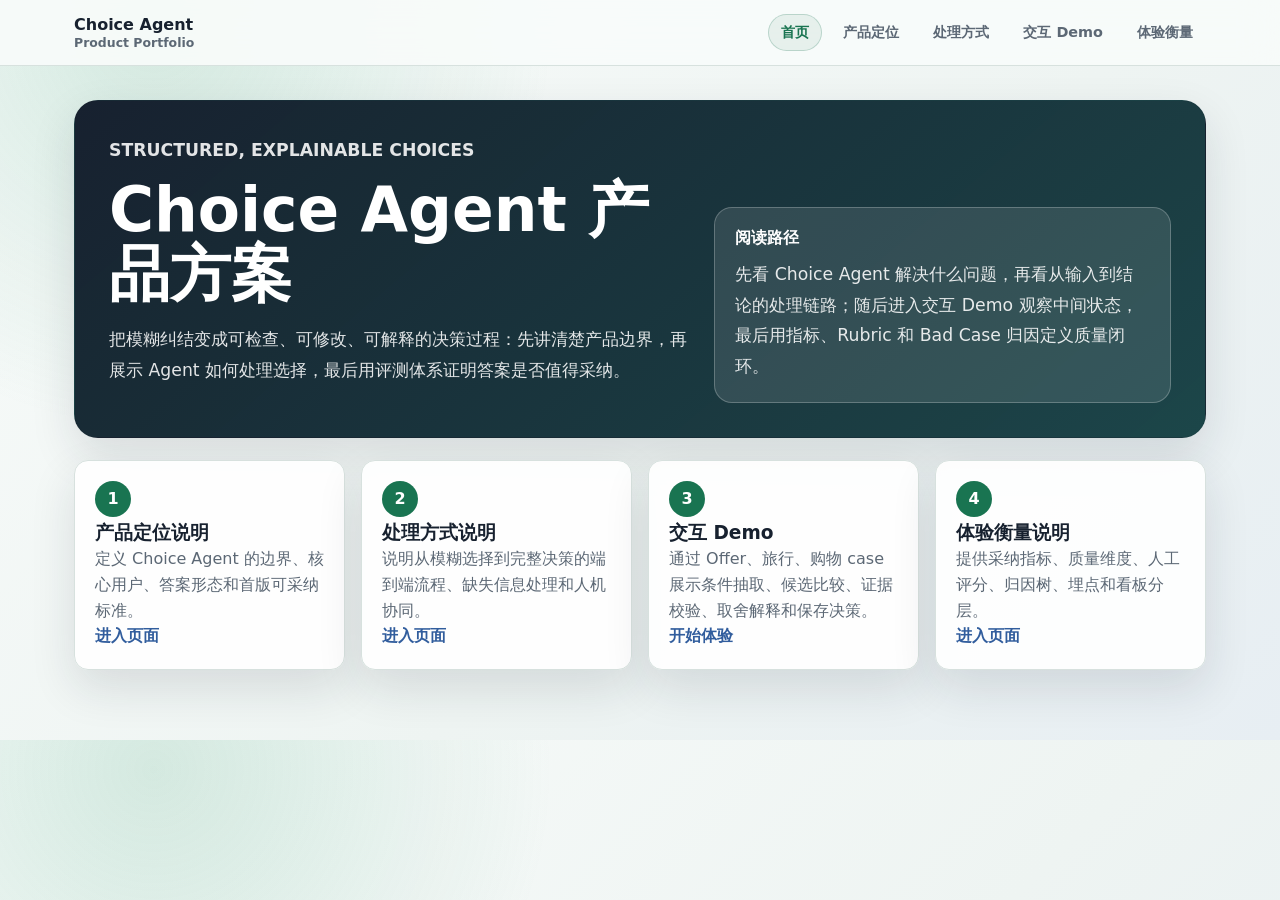
<file: showcase/index.html>
<!doctype html>
<html lang="zh-CN">
  <head>
    <meta charset="UTF-8" />
    <meta name="viewport" content="width=device-width, initial-scale=1.0" />
    <title>Choice Agent 产品方案</title>
    <link rel="icon" type="image/svg+xml" href="data:image/svg+xml,%3Csvg xmlns='http://www.w3.org/2000/svg' viewBox='0 0 32 32'%3E%3Crect width='32' height='32' rx='7' fill='%2317212f'/%3E%3Cpath d='M9 16.5 14 21l9-11' fill='none' stroke='%2349d39a' stroke-width='3.2' stroke-linecap='round' stroke-linejoin='round'/%3E%3C/svg%3E" />
    <link rel="stylesheet" href="site.css" />
  </head>
  <body class="site-home">
    <header class="site-header">
      <nav class="site-nav" aria-label="主导航">
        <a class="site-brand" href="index.html">
          <strong>Choice Agent</strong>
          <span>Product Portfolio</span>
        </a>
        <div class="site-links">
          <a href="index.html" aria-current="page">首页</a>
          <a href="product-positioning.html">产品定位</a>
          <a href="solution-process.html">处理方式</a>
          <a href="interactive-demo.html">交互 Demo</a>
          <a href="evaluation.html">体验衡量</a>
        </div>
      </nav>
    </header>

    <main class="home-main">
      <section class="home-hero" aria-labelledby="home-title">
        <div class="home-copy">
          <p class="home-eyebrow">Structured, Explainable Choices</p>
          <h1 id="home-title">Choice Agent 产品方案</h1>
          <p>
            把模糊纠结变成可检查、可修改、可解释的决策过程：先讲清楚产品边界，再展示 Agent 如何处理选择，最后用评测体系证明答案是否值得采纳。
          </p>
        </div>
        <aside class="home-summary">
          <strong>阅读路径</strong>
          <p>
            先看 Choice Agent 解决什么问题，再看从输入到结论的处理链路；随后进入交互 Demo 观察中间状态，最后用指标、Rubric 和 Bad Case 归因定义质量闭环。
          </p>
        </aside>
      </section>

      <section class="section-list" aria-label="四个方案部分">
        <a class="section-card" href="product-positioning.html">
          <span>1</span>
          <h2>产品定位说明</h2>
          <p>定义 Choice Agent 的边界、核心用户、答案形态和首版可采纳标准。</p>
          <strong>进入页面</strong>
        </a>
        <a class="section-card" href="solution-process.html">
          <span>2</span>
          <h2>处理方式说明</h2>
          <p>说明从模糊选择到完整决策的端到端流程、缺失信息处理和人机协同。</p>
          <strong>进入页面</strong>
        </a>
        <a class="section-card" href="interactive-demo.html">
          <span>3</span>
          <h2>交互 Demo</h2>
          <p>通过 Offer、旅行、购物 case 展示条件抽取、候选比较、证据校验、取舍解释和保存决策。</p>
          <strong>开始体验</strong>
        </a>
        <a class="section-card" href="evaluation.html">
          <span>4</span>
          <h2>体验衡量说明</h2>
          <p>提供采纳指标、质量维度、人工评分、归因树、埋点和看板分层。</p>
          <strong>进入页面</strong>
        </a>
      </section>
    </main>
  </body>
</html>
</file>
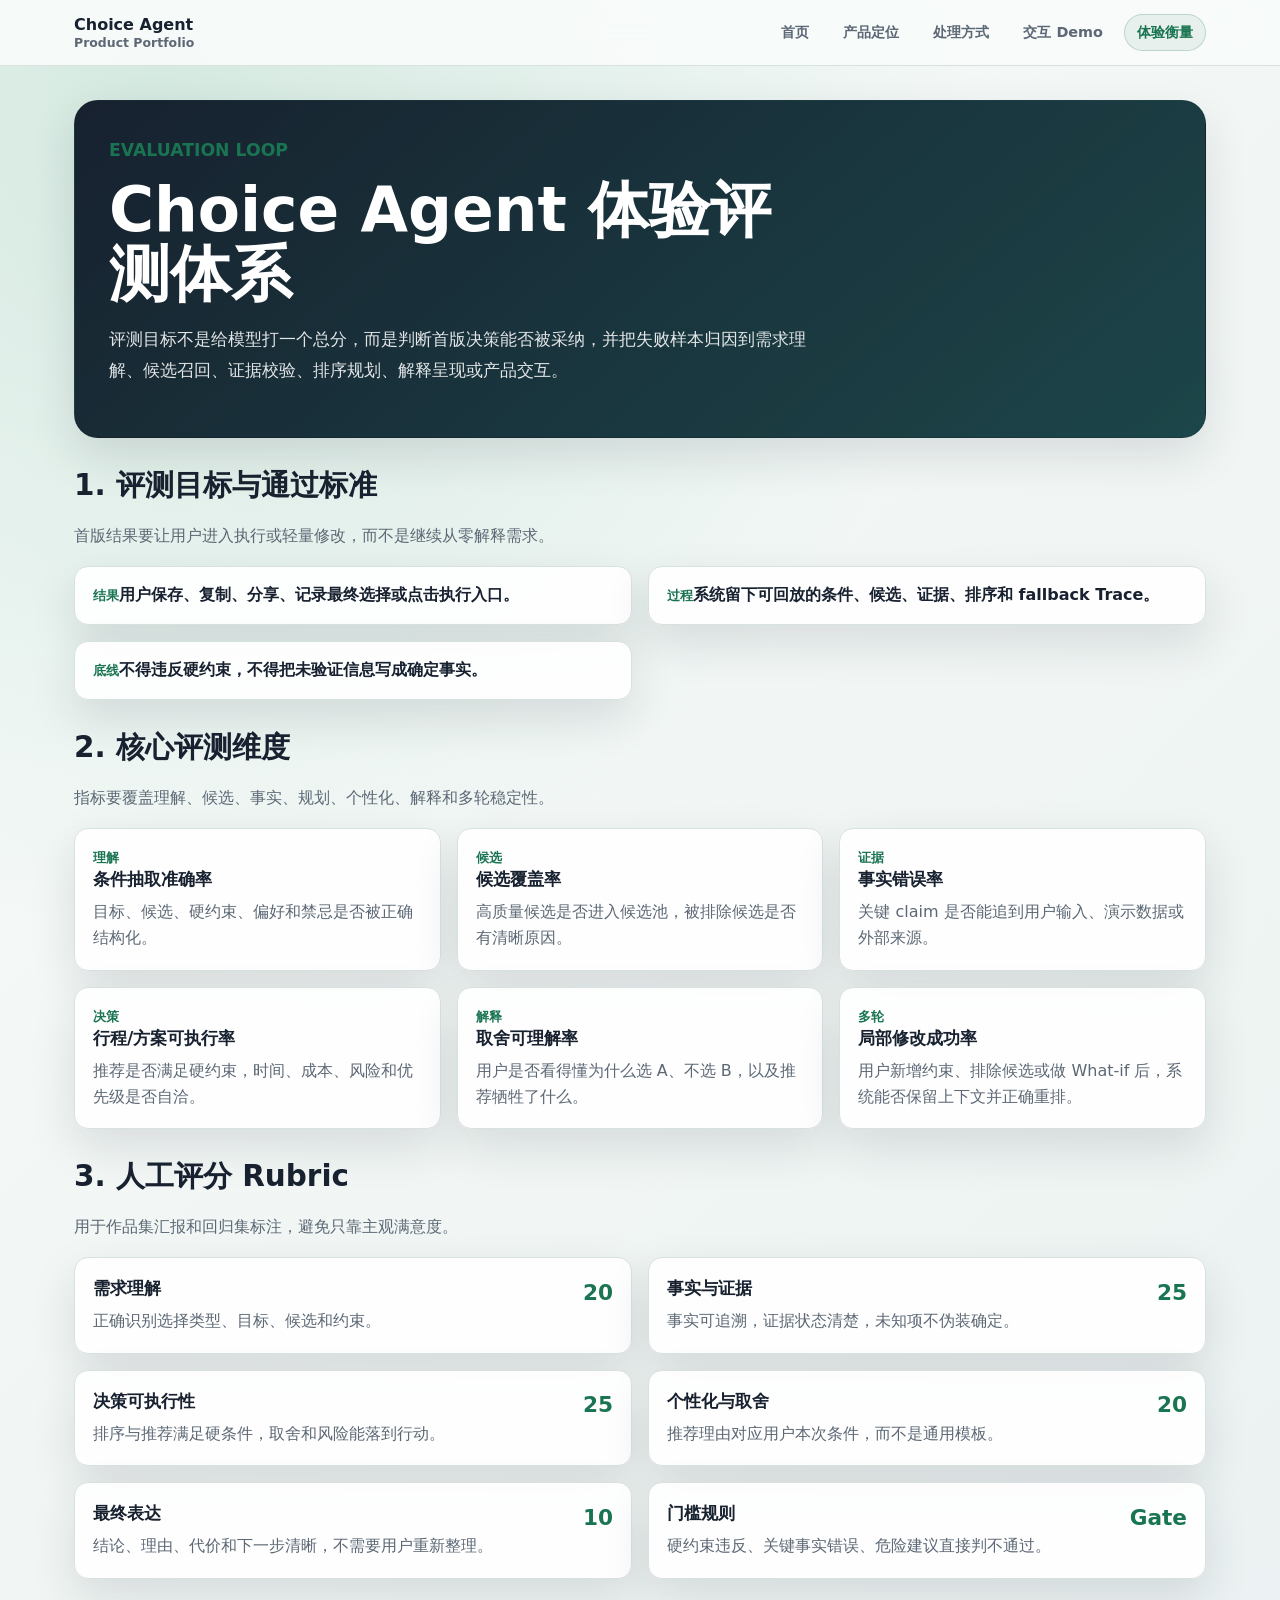
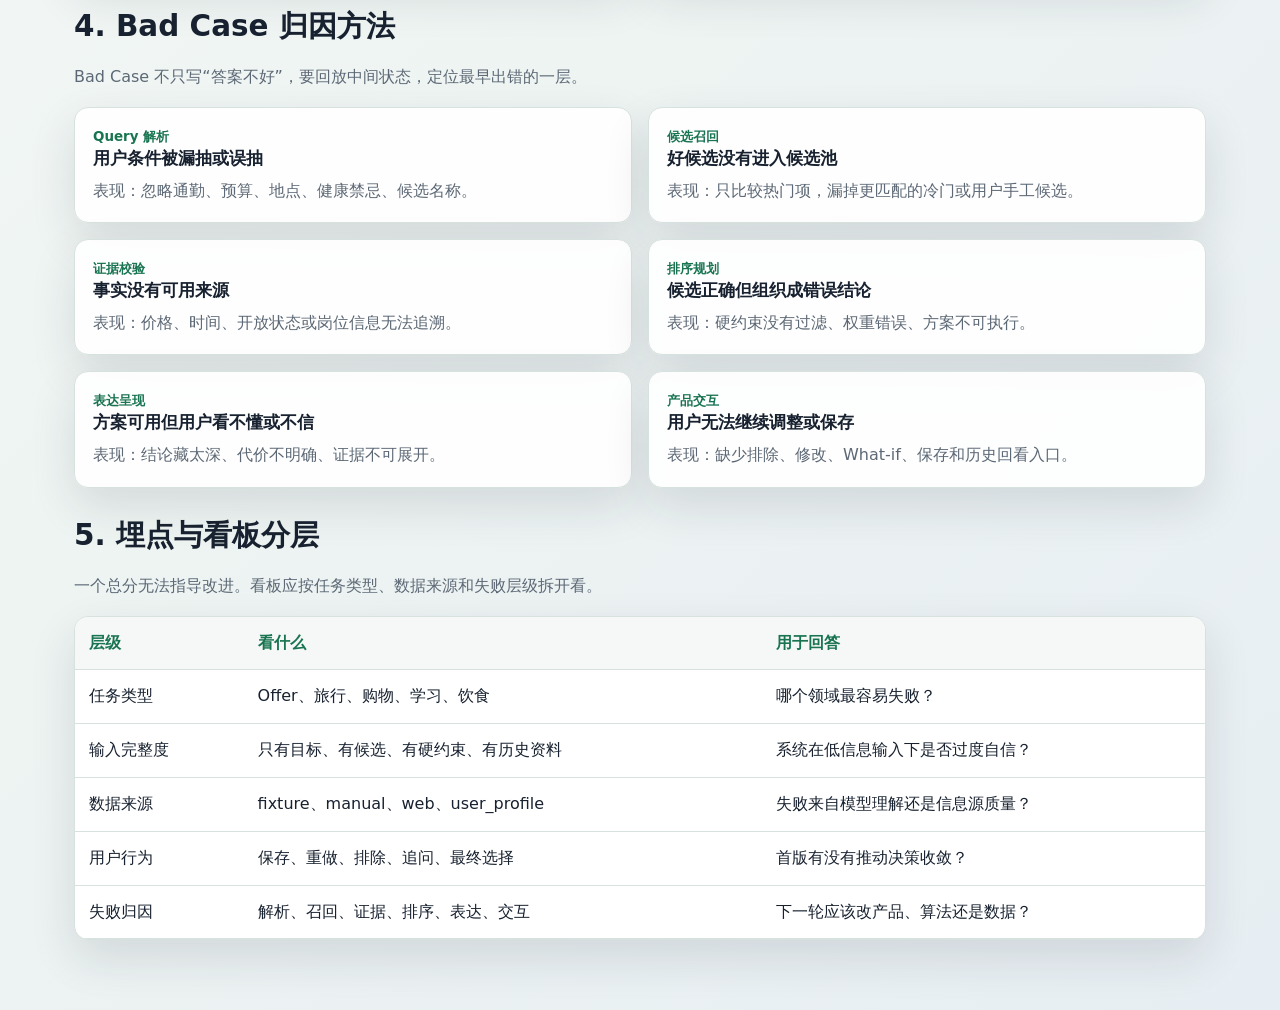
<file: showcase/evaluation.html>
<!doctype html>
<html lang="zh-CN">
  <head>
    <meta charset="UTF-8" />
    <meta name="viewport" content="width=device-width, initial-scale=1.0" />
    <title>Choice Agent：体验评测体系</title>
    <link rel="icon" type="image/svg+xml" href="data:image/svg+xml,%3Csvg xmlns='http://www.w3.org/2000/svg' viewBox='0 0 32 32'%3E%3Crect width='32' height='32' rx='7' fill='%2317212f'/%3E%3Cpath d='M9 16.5 14 21l9-11' fill='none' stroke='%2349d39a' stroke-width='3.2' stroke-linecap='round' stroke-linejoin='round'/%3E%3C/svg%3E" />
    <link rel="stylesheet" href="site.css" />
  </head>
  <body>
    <header class="site-header">
      <nav class="site-nav" aria-label="主导航">
        <a class="site-brand" href="index.html"><strong>Choice Agent</strong><span>Product Portfolio</span></a>
        <div class="site-links">
          <a href="index.html">首页</a>
          <a href="product-positioning.html">产品定位</a>
          <a href="solution-process.html">处理方式</a>
          <a href="interactive-demo.html">交互 Demo</a>
          <a href="evaluation.html" aria-current="page">体验衡量</a>
        </div>
      </nav>
    </header>

    <main class="content-main">
      <header class="page-hero">
        <div>
          <p class="eyebrow">Evaluation Loop</p>
          <h1>Choice Agent 体验评测体系</h1>
          <p>评测目标不是给模型打一个总分，而是判断首版决策能否被采纳，并把失败样本归因到需求理解、候选召回、证据校验、排序规划、解释呈现或产品交互。</p>
        </div>
      </header>

      <section class="section">
        <div class="section-head"><h2>1. 评测目标与通过标准</h2><p>首版结果要让用户进入执行或轻量修改，而不是继续从零解释需求。</p></div>
        <div class="goal-grid">
          <article><span>结果</span><strong>用户保存、复制、分享、记录最终选择或点击执行入口。</strong></article>
          <article><span>过程</span><strong>系统留下可回放的条件、候选、证据、排序和 fallback Trace。</strong></article>
          <article><span>底线</span><strong>不得违反硬约束，不得把未验证信息写成确定事实。</strong></article>
        </div>
      </section>

      <section class="section">
        <div class="section-head"><h2>2. 核心评测维度</h2><p>指标要覆盖理解、候选、事实、规划、个性化、解释和多轮稳定性。</p></div>
        <div class="metric-grid">
          <article class="metric-card"><span>理解</span><h3>条件抽取准确率</h3><p>目标、候选、硬约束、偏好和禁忌是否被正确结构化。</p></article>
          <article class="metric-card"><span>候选</span><h3>候选覆盖率</h3><p>高质量候选是否进入候选池，被排除候选是否有清晰原因。</p></article>
          <article class="metric-card"><span>证据</span><h3>事实错误率</h3><p>关键 claim 是否能追到用户输入、演示数据或外部来源。</p></article>
          <article class="metric-card"><span>决策</span><h3>行程/方案可执行率</h3><p>推荐是否满足硬约束，时间、成本、风险和优先级是否自洽。</p></article>
          <article class="metric-card"><span>解释</span><h3>取舍可理解率</h3><p>用户是否看得懂为什么选 A、不选 B，以及推荐牺牲了什么。</p></article>
          <article class="metric-card"><span>多轮</span><h3>局部修改成功率</h3><p>用户新增约束、排除候选或做 What-if 后，系统能否保留上下文并正确重排。</p></article>
        </div>
      </section>

      <section class="section">
        <div class="section-head"><h2>3. 人工评分 Rubric</h2><p>用于作品集汇报和回归集标注，避免只靠主观满意度。</p></div>
        <div class="rubric-grid">
          <article><div><h3>需求理解</h3><b>20</b></div><p>正确识别选择类型、目标、候选和约束。</p></article>
          <article><div><h3>事实与证据</h3><b>25</b></div><p>事实可追溯，证据状态清楚，未知项不伪装确定。</p></article>
          <article><div><h3>决策可执行性</h3><b>25</b></div><p>排序与推荐满足硬条件，取舍和风险能落到行动。</p></article>
          <article><div><h3>个性化与取舍</h3><b>20</b></div><p>推荐理由对应用户本次条件，而不是通用模板。</p></article>
          <article><div><h3>最终表达</h3><b>10</b></div><p>结论、理由、代价和下一步清晰，不需要用户重新整理。</p></article>
          <article><div><h3>门槛规则</h3><b>Gate</b></div><p>硬约束违反、关键事实错误、危险建议直接判不通过。</p></article>
        </div>
      </section>

      <section class="section">
        <div class="section-head"><h2>4. Bad Case 归因方法</h2><p>Bad Case 不只写“答案不好”，要回放中间状态，定位最早出错的一层。</p></div>
        <div class="diagnosis">
          <article><span>Query 解析</span><h3>用户条件被漏抽或误抽</h3><p>表现：忽略通勤、预算、地点、健康禁忌、候选名称。</p></article>
          <article><span>候选召回</span><h3>好候选没有进入候选池</h3><p>表现：只比较热门项，漏掉更匹配的冷门或用户手工候选。</p></article>
          <article><span>证据校验</span><h3>事实没有可用来源</h3><p>表现：价格、时间、开放状态或岗位信息无法追溯。</p></article>
          <article><span>排序规划</span><h3>候选正确但组织成错误结论</h3><p>表现：硬约束没有过滤、权重错误、方案不可执行。</p></article>
          <article><span>表达呈现</span><h3>方案可用但用户看不懂或不信</h3><p>表现：结论藏太深、代价不明确、证据不可展开。</p></article>
          <article><span>产品交互</span><h3>用户无法继续调整或保存</h3><p>表现：缺少排除、修改、What-if、保存和历史回看入口。</p></article>
        </div>
      </section>

      <section class="section">
        <div class="section-head"><h2>5. 埋点与看板分层</h2><p>一个总分无法指导改进。看板应按任务类型、数据来源和失败层级拆开看。</p></div>
        <div class="table-wrap">
          <table>
            <thead><tr><th>层级</th><th>看什么</th><th>用于回答</th></tr></thead>
            <tbody>
              <tr><td>任务类型</td><td>Offer、旅行、购物、学习、饮食</td><td>哪个领域最容易失败？</td></tr>
              <tr><td>输入完整度</td><td>只有目标、有候选、有硬约束、有历史资料</td><td>系统在低信息输入下是否过度自信？</td></tr>
              <tr><td>数据来源</td><td>fixture、manual、web、user_profile</td><td>失败来自模型理解还是信息源质量？</td></tr>
              <tr><td>用户行为</td><td>保存、重做、排除、追问、最终选择</td><td>首版有没有推动决策收敛？</td></tr>
              <tr><td>失败归因</td><td>解析、召回、证据、排序、表达、交互</td><td>下一轮应该改产品、算法还是数据？</td></tr>
            </tbody>
          </table>
        </div>
      </section>
    </main>
  </body>
</html>
</file>
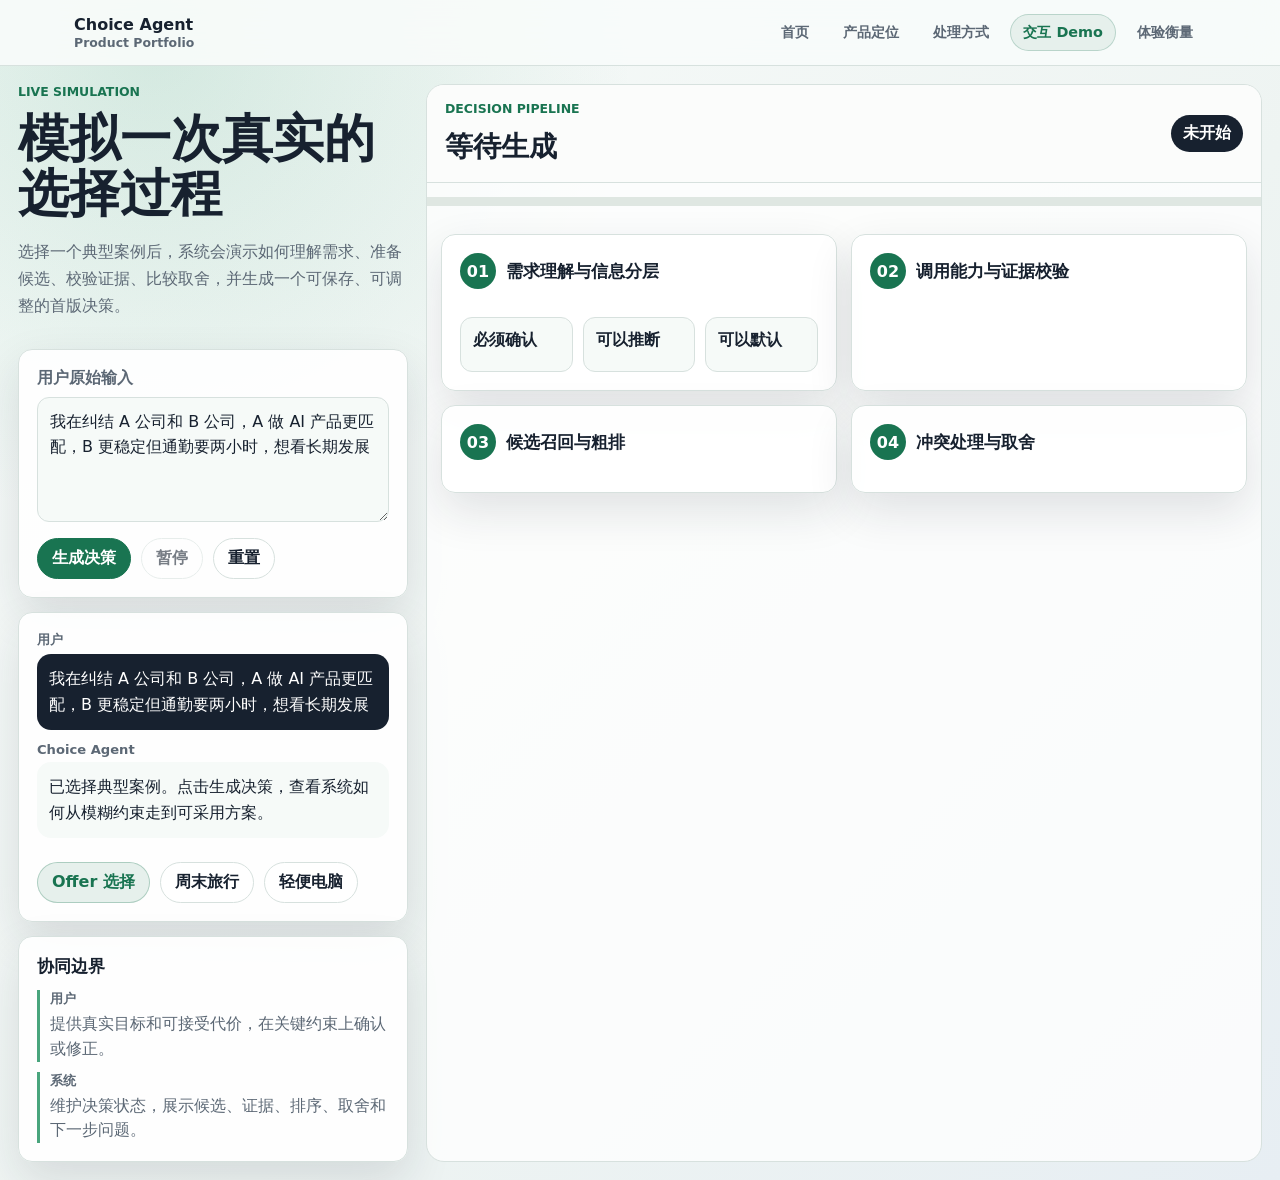
<file: showcase/interactive-demo.html>
<!doctype html>
<html lang="zh-CN">
  <head>
    <meta charset="UTF-8" />
    <meta name="viewport" content="width=device-width, initial-scale=1.0" />
    <title>Choice Agent 交互 Demo</title>
    <link rel="icon" type="image/svg+xml" href="data:image/svg+xml,%3Csvg xmlns='http://www.w3.org/2000/svg' viewBox='0 0 32 32'%3E%3Crect width='32' height='32' rx='7' fill='%2317212f'/%3E%3Cpath d='M9 16.5 14 21l9-11' fill='none' stroke='%2349d39a' stroke-width='3.2' stroke-linecap='round' stroke-linejoin='round'/%3E%3C/svg%3E" />
    <link rel="stylesheet" href="site.css" />
  </head>
  <body class="demo-body">
    <header class="site-header">
      <nav class="site-nav" aria-label="主导航">
        <a class="site-brand" href="index.html"><strong>Choice Agent</strong><span>Product Portfolio</span></a>
        <div class="site-links">
          <a href="index.html">首页</a>
          <a href="product-positioning.html">产品定位</a>
          <a href="solution-process.html">处理方式</a>
          <a href="interactive-demo.html" aria-current="page">交互 Demo</a>
          <a href="evaluation.html">体验衡量</a>
        </div>
      </nav>
    </header>

    <main class="demo-shell">
      <section class="left-panel" aria-labelledby="title">
        <div class="brand-block">
          <p class="eyebrow">Live Simulation</p>
          <h1 id="title">模拟一次真实的选择过程</h1>
          <p class="intro">选择一个典型案例后，系统会演示如何理解需求、准备候选、校验证据、比较取舍，并生成一个可保存、可调整的首版决策。</p>
        </div>
        <div class="input-card">
          <label for="queryInput">用户原始输入</label>
          <textarea id="queryInput" rows="4"></textarea>
          <div class="control-row">
            <button id="runDemo" class="primary-action" type="button">生成决策</button>
            <button id="pauseDemo" class="ghost-action" type="button" disabled>暂停</button>
            <button id="resetDemo" class="ghost-action" type="button">重置</button>
          </div>
        </div>
        <article class="chat-card" aria-live="polite">
          <div class="chat-line user"><span>用户</span><p id="chatQuery"></p></div>
          <div class="chat-line ai" id="aiQuestion"><span>Choice Agent</span><p>已选择典型案例。点击生成决策，查看系统如何从模糊约束走到可采用方案。</p></div>
          <div class="quick-actions" aria-label="选择案例">
            <button class="chip active" data-case="offer">Offer 选择</button>
            <button class="chip" data-case="travel">周末旅行</button>
            <button class="chip" data-case="shopping">轻便电脑</button>
          </div>
        </article>
        <article class="responsibility-card">
          <h2>协同边界</h2>
          <dl>
            <div><dt>用户</dt><dd>提供真实目标和可接受代价，在关键约束上确认或修正。</dd></div>
            <div><dt>系统</dt><dd>维护决策状态，展示候选、证据、排序、取舍和下一步问题。</dd></div>
          </dl>
        </article>
      </section>

      <section class="workspace" aria-label="查询流程模拟">
        <header class="top-bar">
          <div><p class="eyebrow">Decision Pipeline</p><h2 id="stageTitle">等待生成</h2></div>
          <div class="run-state" id="runState">未开始</div>
        </header>
        <div class="progress-track" aria-label="生成进度"><span class="progress-fill" id="progressFill"></span></div>

        <section class="pipeline-grid">
          <article class="panel understanding">
            <div class="panel-title"><span>01</span><h3>需求理解与信息分层</h3></div>
            <div class="pill-row" id="extractedPills"></div>
            <div class="classification-grid">
              <div><h4>必须确认</h4><ul id="mustConfirm"></ul></div>
              <div><h4>可以推断</h4><ul id="canInfer"></ul></div>
              <div><h4>可以默认</h4><ul id="defaults"></ul></div>
            </div>
          </article>
          <article class="panel tools">
            <div class="panel-title"><span>02</span><h3>调用能力与证据校验</h3></div>
            <div class="tool-list" id="toolList"></div>
          </article>
          <article class="panel candidates">
            <div class="panel-title"><span>03</span><h3>候选召回与粗排</h3></div>
            <div class="candidate-list" id="candidateList"></div>
          </article>
          <article class="panel tradeoffs">
            <div class="panel-title"><span>04</span><h3>冲突处理与取舍</h3></div>
            <div class="conflict-list" id="conflictList"></div>
          </article>
        </section>

        <section class="result-panel hidden" id="resultPanel">
          <article class="final-plan">
            <div class="final-head">
              <div><p class="eyebrow">首版可采用决策</p><h3 id="planTitle"></h3></div>
              <strong id="planBudget"></strong>
            </div>
            <p class="reason" id="planReason"></p>
            <div class="timeline" id="timeline"></div>
          </article>
          <aside class="decision-panel">
            <h3>推荐背后的取舍</h3>
            <ul id="keptDropped"></ul>
            <button class="primary-action" id="savePlan" type="button">保存决策</button>
            <button class="ghost-action" id="switchPlan" type="button">切换备选方案</button>
            <p class="saved-state" id="savedState" aria-live="polite"></p>
          </aside>
        </section>
      </section>
    </main>
    <script src="script.js"></script>
  </body>
</html>
</file>
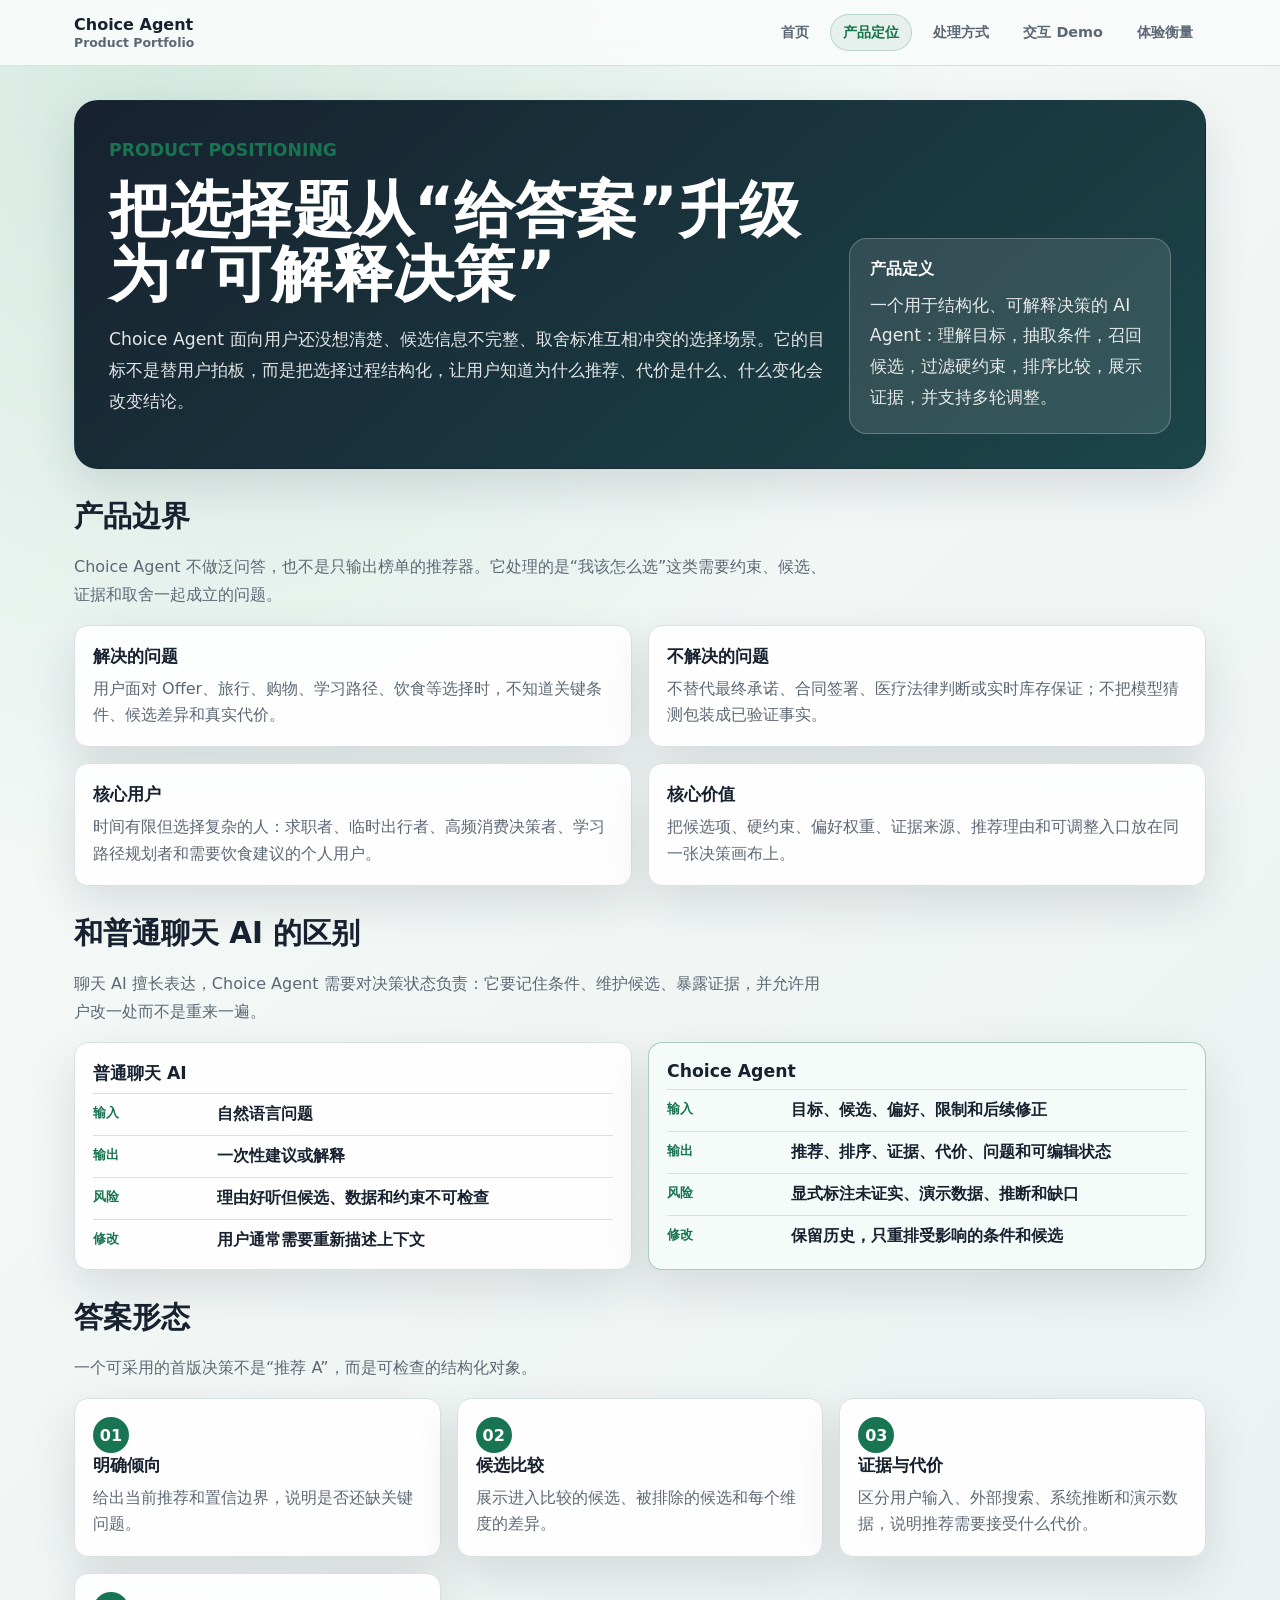
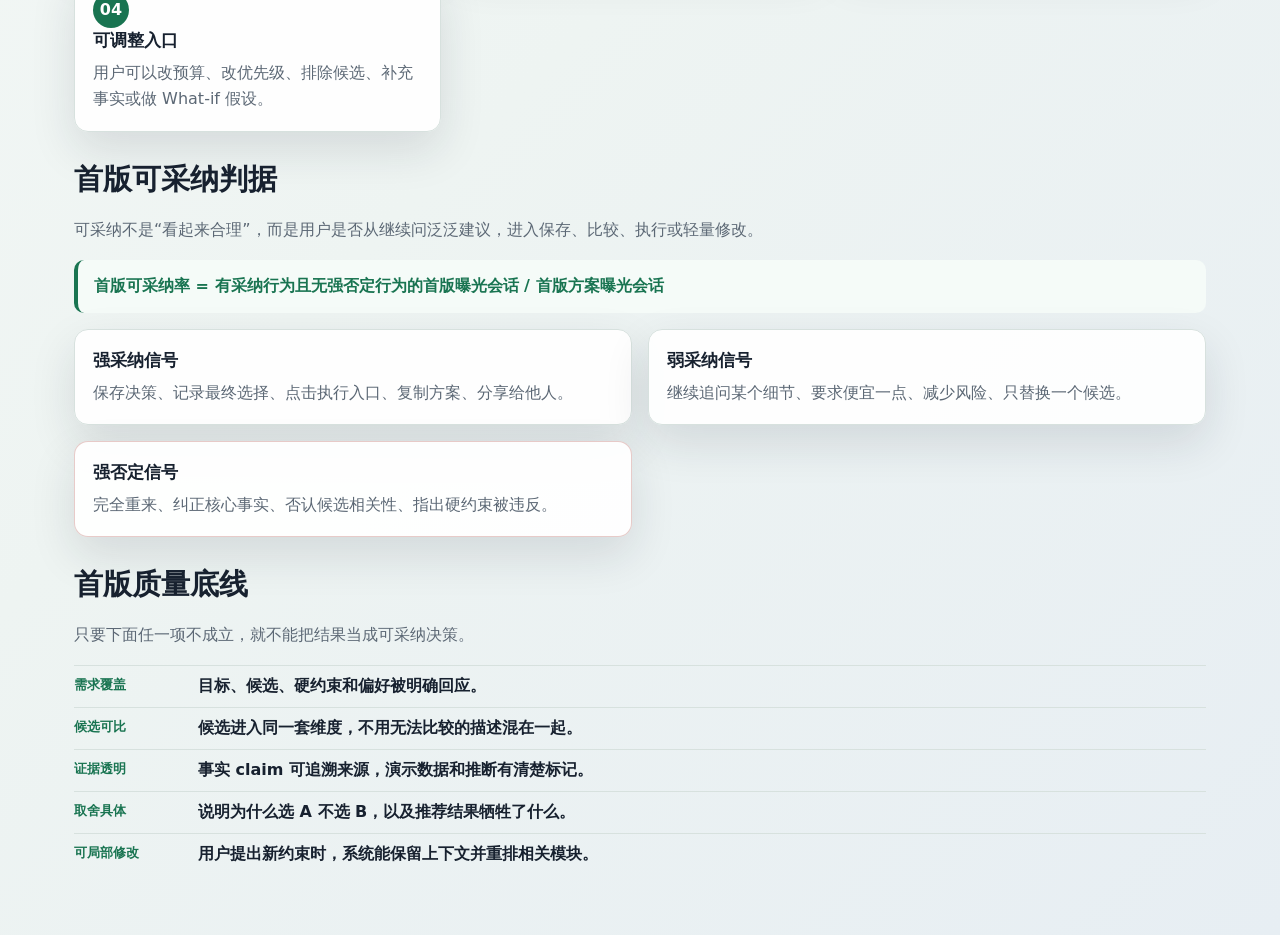
<file: showcase/product-positioning.html>
<!doctype html>
<html lang="zh-CN">
  <head>
    <meta charset="UTF-8" />
    <meta name="viewport" content="width=device-width, initial-scale=1.0" />
    <title>Choice Agent：产品定位与采纳判据</title>
    <link rel="icon" type="image/svg+xml" href="data:image/svg+xml,%3Csvg xmlns='http://www.w3.org/2000/svg' viewBox='0 0 32 32'%3E%3Crect width='32' height='32' rx='7' fill='%2317212f'/%3E%3Cpath d='M9 16.5 14 21l9-11' fill='none' stroke='%2349d39a' stroke-width='3.2' stroke-linecap='round' stroke-linejoin='round'/%3E%3C/svg%3E" />
    <link rel="stylesheet" href="site.css" />
  </head>
  <body>
    <header class="site-header">
      <nav class="site-nav" aria-label="主导航">
        <a class="site-brand" href="index.html"><strong>Choice Agent</strong><span>Product Portfolio</span></a>
        <div class="site-links">
          <a href="index.html">首页</a>
          <a href="product-positioning.html" aria-current="page">产品定位</a>
          <a href="solution-process.html">处理方式</a>
          <a href="interactive-demo.html">交互 Demo</a>
          <a href="evaluation.html">体验衡量</a>
        </div>
      </nav>
    </header>

    <main class="content-main">
      <header class="page-hero">
        <div>
          <p class="eyebrow">Product Positioning</p>
          <h1>把选择题从“给答案”升级为“可解释决策”</h1>
          <p>Choice Agent 面向用户还没想清楚、候选信息不完整、取舍标准互相冲突的选择场景。它的目标不是替用户拍板，而是把选择过程结构化，让用户知道为什么推荐、代价是什么、什么变化会改变结论。</p>
        </div>
        <aside class="definition">
          <strong>产品定义</strong>
          <p>一个用于结构化、可解释决策的 AI Agent：理解目标，抽取条件，召回候选，过滤硬约束，排序比较，展示证据，并支持多轮调整。</p>
        </aside>
      </header>

      <section class="section">
        <div class="section-head">
          <h2>产品边界</h2>
          <p>Choice Agent 不做泛问答，也不是只输出榜单的推荐器。它处理的是“我该怎么选”这类需要约束、候选、证据和取舍一起成立的问题。</p>
        </div>
        <div class="position-grid">
          <article class="card"><h3>解决的问题</h3><p>用户面对 Offer、旅行、购物、学习路径、饮食等选择时，不知道关键条件、候选差异和真实代价。</p></article>
          <article class="card"><h3>不解决的问题</h3><p>不替代最终承诺、合同签署、医疗法律判断或实时库存保证；不把模型猜测包装成已验证事实。</p></article>
          <article class="card"><h3>核心用户</h3><p>时间有限但选择复杂的人：求职者、临时出行者、高频消费决策者、学习路径规划者和需要饮食建议的个人用户。</p></article>
          <article class="card"><h3>核心价值</h3><p>把候选项、硬约束、偏好权重、证据来源、推荐理由和可调整入口放在同一张决策画布上。</p></article>
        </div>
      </section>

      <section class="section">
        <div class="section-head">
          <h2>和普通聊天 AI 的区别</h2>
          <p>聊天 AI 擅长表达，Choice Agent 需要对决策状态负责：它要记住条件、维护候选、暴露证据，并允许用户改一处而不是重来一遍。</p>
        </div>
        <div class="compare">
          <article class="compare-card">
            <h3>普通聊天 AI</h3>
            <ul>
              <li><span>输入</span><b>自然语言问题</b></li>
              <li><span>输出</span><b>一次性建议或解释</b></li>
              <li><span>风险</span><b>理由好听但候选、数据和约束不可检查</b></li>
              <li><span>修改</span><b>用户通常需要重新描述上下文</b></li>
            </ul>
          </article>
          <article class="compare-card strong">
            <h3>Choice Agent</h3>
            <ul>
              <li><span>输入</span><b>目标、候选、偏好、限制和后续修正</b></li>
              <li><span>输出</span><b>推荐、排序、证据、代价、问题和可编辑状态</b></li>
              <li><span>风险</span><b>显式标注未证实、演示数据、推断和缺口</b></li>
              <li><span>修改</span><b>保留历史，只重排受影响的条件和候选</b></li>
            </ul>
          </article>
        </div>
      </section>

      <section class="section">
        <div class="section-head">
          <h2>答案形态</h2>
          <p>一个可采用的首版决策不是“推荐 A”，而是可检查的结构化对象。</p>
        </div>
        <div class="answer-shape">
          <article class="shape-step"><span>01</span><h3>明确倾向</h3><p>给出当前推荐和置信边界，说明是否还缺关键问题。</p></article>
          <article class="shape-step"><span>02</span><h3>候选比较</h3><p>展示进入比较的候选、被排除的候选和每个维度的差异。</p></article>
          <article class="shape-step"><span>03</span><h3>证据与代价</h3><p>区分用户输入、外部搜索、系统推断和演示数据，说明推荐需要接受什么代价。</p></article>
          <article class="shape-step"><span>04</span><h3>可调整入口</h3><p>用户可以改预算、改优先级、排除候选、补充事实或做 What-if 假设。</p></article>
        </div>
      </section>

      <section class="section">
        <div class="section-head">
          <h2>首版可采纳判据</h2>
          <p>可采纳不是“看起来合理”，而是用户是否从继续问泛泛建议，进入保存、比较、执行或轻量修改。</p>
        </div>
        <div class="formula">首版可采纳率 = 有采纳行为且无强否定行为的首版曝光会话 / 首版方案曝光会话</div>
        <div class="signal-grid">
          <article class="signal-card strong"><h3>强采纳信号</h3><p>保存决策、记录最终选择、点击执行入口、复制方案、分享给他人。</p></article>
          <article class="signal-card"><h3>弱采纳信号</h3><p>继续追问某个细节、要求便宜一点、减少风险、只替换一个候选。</p></article>
          <article class="signal-card negative"><h3>强否定信号</h3><p>完全重来、纠正核心事实、否认候选相关性、指出硬约束被违反。</p></article>
        </div>
      </section>

      <section class="section">
        <div class="section-head">
          <h2>首版质量底线</h2>
          <p>只要下面任一项不成立，就不能把结果当成可采纳决策。</p>
        </div>
        <ul class="judge-list">
          <li><span>需求覆盖</span><b>目标、候选、硬约束和偏好被明确回应。</b></li>
          <li><span>候选可比</span><b>候选进入同一套维度，不用无法比较的描述混在一起。</b></li>
          <li><span>证据透明</span><b>事实 claim 可追溯来源，演示数据和推断有清楚标记。</b></li>
          <li><span>取舍具体</span><b>说明为什么选 A 不选 B，以及推荐结果牺牲了什么。</b></li>
          <li><span>可局部修改</span><b>用户提出新约束时，系统能保留上下文并重排相关模块。</b></li>
        </ul>
      </section>
    </main>
  </body>
</html>
</file>
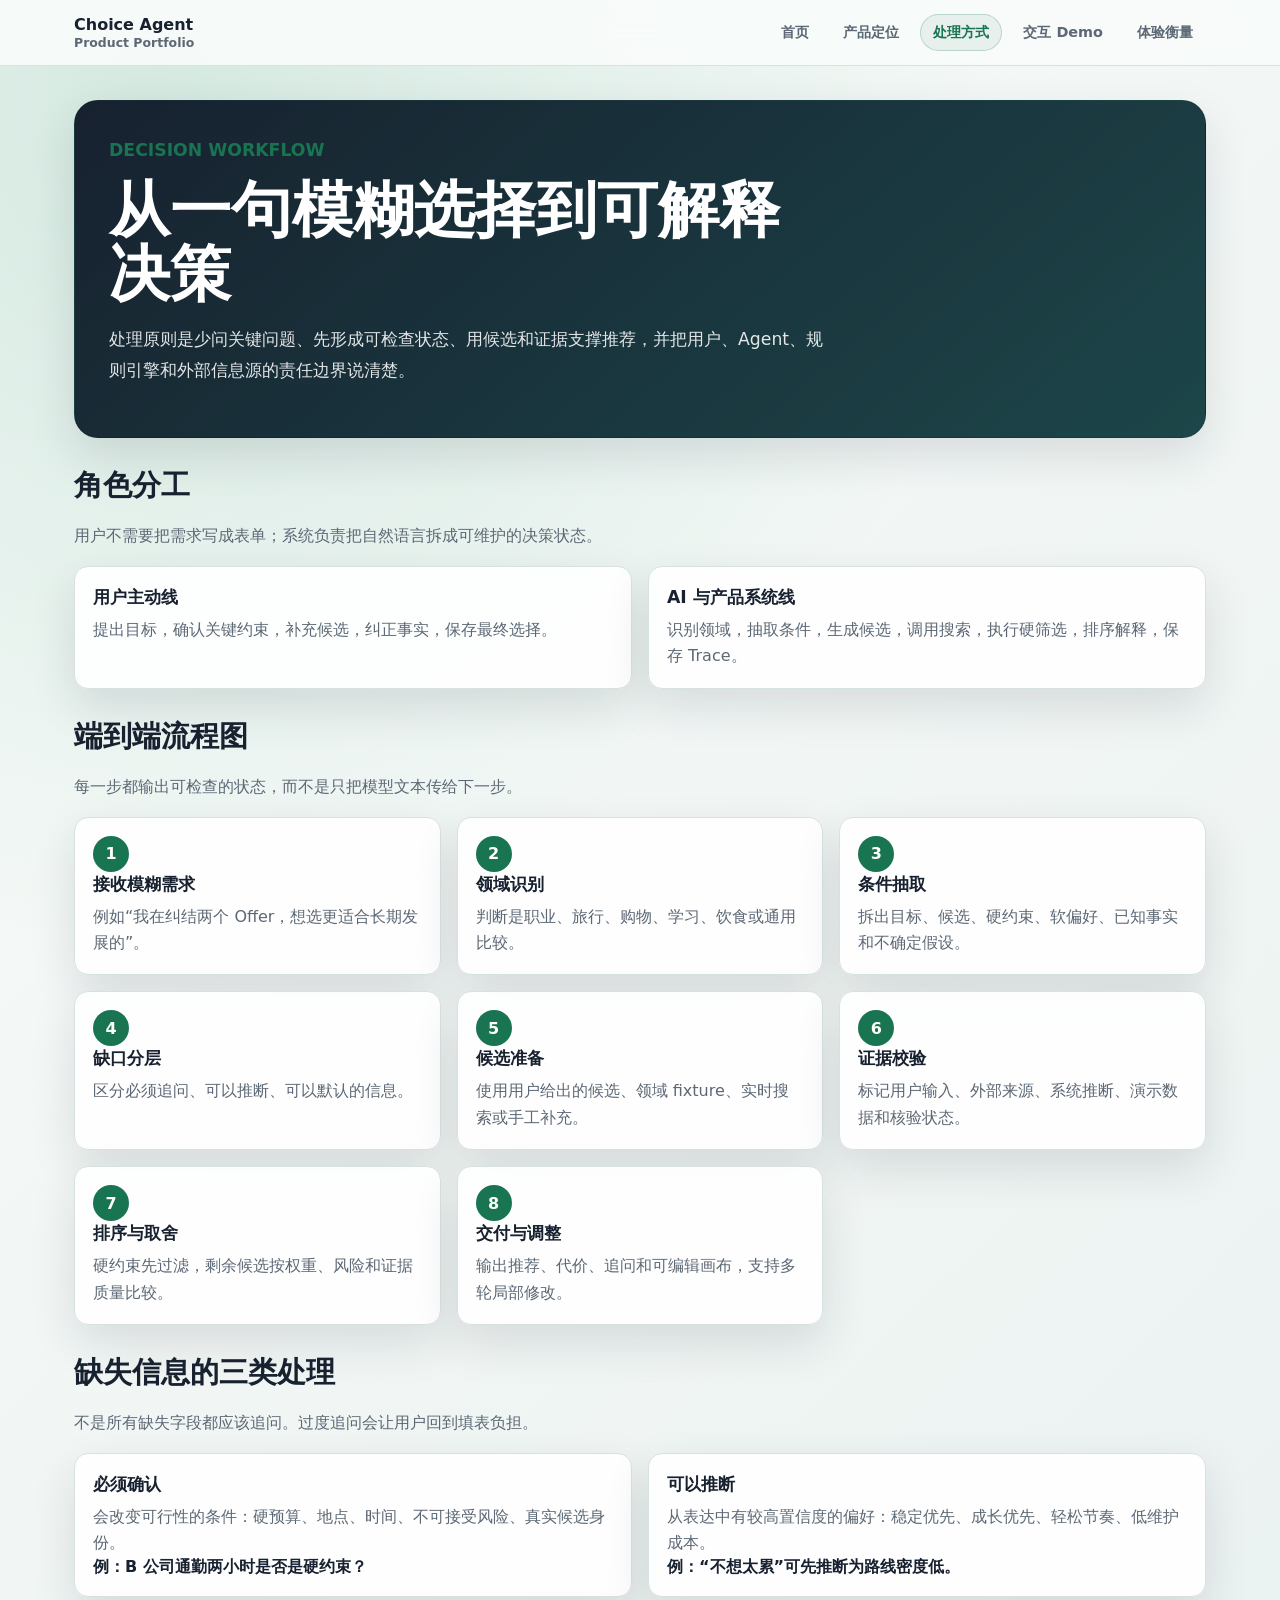
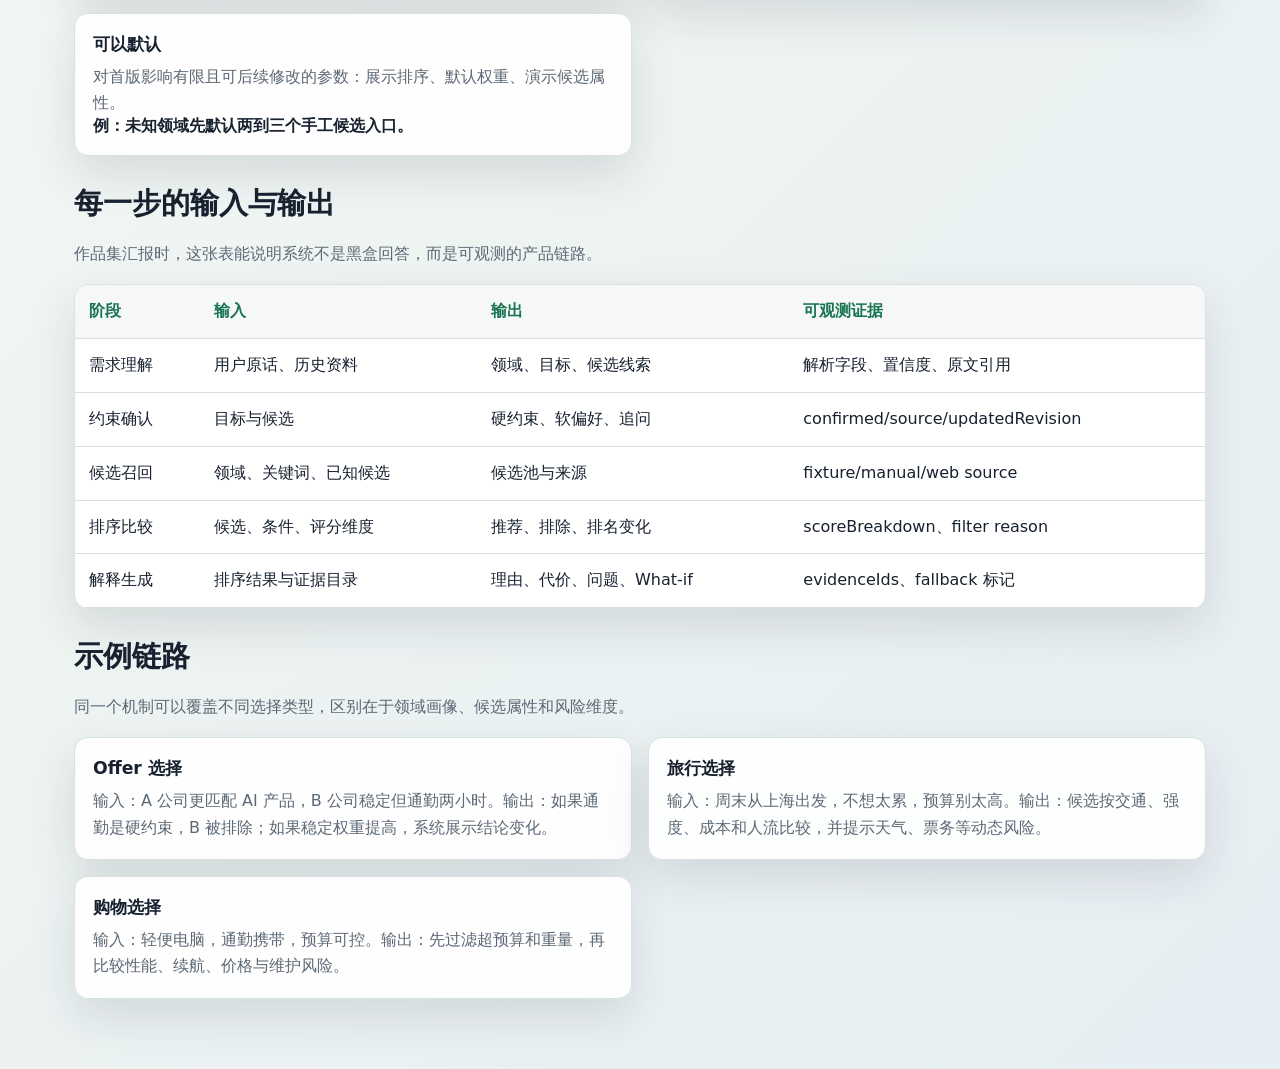
<file: showcase/solution-process.html>
<!doctype html>
<html lang="zh-CN">
  <head>
    <meta charset="UTF-8" />
    <meta name="viewport" content="width=device-width, initial-scale=1.0" />
    <title>Choice Agent：从模糊选择到完整决策</title>
    <link rel="icon" type="image/svg+xml" href="data:image/svg+xml,%3Csvg xmlns='http://www.w3.org/2000/svg' viewBox='0 0 32 32'%3E%3Crect width='32' height='32' rx='7' fill='%2317212f'/%3E%3Cpath d='M9 16.5 14 21l9-11' fill='none' stroke='%2349d39a' stroke-width='3.2' stroke-linecap='round' stroke-linejoin='round'/%3E%3C/svg%3E" />
    <link rel="stylesheet" href="site.css" />
  </head>
  <body>
    <header class="site-header">
      <nav class="site-nav" aria-label="主导航">
        <a class="site-brand" href="index.html"><strong>Choice Agent</strong><span>Product Portfolio</span></a>
        <div class="site-links">
          <a href="index.html">首页</a>
          <a href="product-positioning.html">产品定位</a>
          <a href="solution-process.html" aria-current="page">处理方式</a>
          <a href="interactive-demo.html">交互 Demo</a>
          <a href="evaluation.html">体验衡量</a>
        </div>
      </nav>
    </header>

    <main class="content-main">
      <header class="page-hero">
        <div>
          <p class="eyebrow">Decision Workflow</p>
          <h1>从一句模糊选择到可解释决策</h1>
          <p>处理原则是少问关键问题、先形成可检查状态、用候选和证据支撑推荐，并把用户、Agent、规则引擎和外部信息源的责任边界说清楚。</p>
        </div>
      </header>

      <section class="section">
        <div class="section-head"><h2>角色分工</h2><p>用户不需要把需求写成表单；系统负责把自然语言拆成可维护的决策状态。</p></div>
        <div class="lane-grid">
          <article class="lane"><h3>用户主动线</h3><p>提出目标，确认关键约束，补充候选，纠正事实，保存最终选择。</p></article>
          <article class="lane"><h3>AI 与产品系统线</h3><p>识别领域，抽取条件，生成候选，调用搜索，执行硬筛选，排序解释，保存 Trace。</p></article>
        </div>
      </section>

      <section class="section">
        <div class="section-head"><h2>端到端流程图</h2><p>每一步都输出可检查的状态，而不是只把模型文本传给下一步。</p></div>
        <div class="flow">
          <article><span>1</span><h3>接收模糊需求</h3><p>例如“我在纠结两个 Offer，想选更适合长期发展的”。</p></article>
          <article><span>2</span><h3>领域识别</h3><p>判断是职业、旅行、购物、学习、饮食或通用比较。</p></article>
          <article><span>3</span><h3>条件抽取</h3><p>拆出目标、候选、硬约束、软偏好、已知事实和不确定假设。</p></article>
          <article><span>4</span><h3>缺口分层</h3><p>区分必须追问、可以推断、可以默认的信息。</p></article>
          <article><span>5</span><h3>候选准备</h3><p>使用用户给出的候选、领域 fixture、实时搜索或手工补充。</p></article>
          <article><span>6</span><h3>证据校验</h3><p>标记用户输入、外部来源、系统推断、演示数据和核验状态。</p></article>
          <article><span>7</span><h3>排序与取舍</h3><p>硬约束先过滤，剩余候选按权重、风险和证据质量比较。</p></article>
          <article><span>8</span><h3>交付与调整</h3><p>输出推荐、代价、追问和可编辑画布，支持多轮局部修改。</p></article>
        </div>
      </section>

      <section class="section">
        <div class="section-head"><h2>缺失信息的三类处理</h2><p>不是所有缺失字段都应该追问。过度追问会让用户回到填表负担。</p></div>
        <div class="triad">
          <article><h3>必须确认</h3><p>会改变可行性的条件：硬预算、地点、时间、不可接受风险、真实候选身份。</p><strong>例：B 公司通勤两小时是否是硬约束？</strong></article>
          <article><h3>可以推断</h3><p>从表达中有较高置信度的偏好：稳定优先、成长优先、轻松节奏、低维护成本。</p><strong>例：“不想太累”可先推断为路线密度低。</strong></article>
          <article><h3>可以默认</h3><p>对首版影响有限且可后续修改的参数：展示排序、默认权重、演示候选属性。</p><strong>例：未知领域先默认两到三个手工候选入口。</strong></article>
        </div>
      </section>

      <section class="section">
        <div class="section-head"><h2>每一步的输入与输出</h2><p>作品集汇报时，这张表能说明系统不是黑盒回答，而是可观测的产品链路。</p></div>
        <div class="table-wrap">
          <table>
            <thead><tr><th>阶段</th><th>输入</th><th>输出</th><th>可观测证据</th></tr></thead>
            <tbody>
              <tr><td>需求理解</td><td>用户原话、历史资料</td><td>领域、目标、候选线索</td><td>解析字段、置信度、原文引用</td></tr>
              <tr><td>约束确认</td><td>目标与候选</td><td>硬约束、软偏好、追问</td><td>confirmed/source/updatedRevision</td></tr>
              <tr><td>候选召回</td><td>领域、关键词、已知候选</td><td>候选池与来源</td><td>fixture/manual/web source</td></tr>
              <tr><td>排序比较</td><td>候选、条件、评分维度</td><td>推荐、排除、排名变化</td><td>scoreBreakdown、filter reason</td></tr>
              <tr><td>解释生成</td><td>排序结果与证据目录</td><td>理由、代价、问题、What-if</td><td>evidenceIds、fallback 标记</td></tr>
            </tbody>
          </table>
        </div>
      </section>

      <section class="section">
        <div class="section-head"><h2>示例链路</h2><p>同一个机制可以覆盖不同选择类型，区别在于领域画像、候选属性和风险维度。</p></div>
        <div class="example-board">
          <article><h3>Offer 选择</h3><p>输入：A 公司更匹配 AI 产品，B 公司稳定但通勤两小时。输出：如果通勤是硬约束，B 被排除；如果稳定权重提高，系统展示结论变化。</p></article>
          <article><h3>旅行选择</h3><p>输入：周末从上海出发，不想太累，预算别太高。输出：候选按交通、强度、成本和人流比较，并提示天气、票务等动态风险。</p></article>
          <article><h3>购物选择</h3><p>输入：轻便电脑，通勤携带，预算可控。输出：先过滤超预算和重量，再比较性能、续航、价格与维护风险。</p></article>
        </div>
      </section>
    </main>
  </body>
</html>
</file>
<file: showcase/site.css>
:root {
  color-scheme: light;
  --bg: #eef4f2;
  --ink: #17212f;
  --muted: #5c6875;
  --line: #d7e1de;
  --panel: #ffffff;
  --soft: #f6faf8;
  --green: #197451;
  --mint: #49a57d;
  --blue: #315d9d;
  --amber: #b56816;
  --red: #ad463f;
  --shadow: 0 18px 46px rgba(23, 33, 47, 0.12);
}

* {
  box-sizing: border-box;
}

body {
  margin: 0;
  background:
    radial-gradient(circle at 12% 4%, rgba(73, 165, 125, 0.2), transparent 30%),
    linear-gradient(135deg, #f8fbfa 0%, var(--bg) 58%, #e7eef3 100%);
  color: var(--ink);
  font-family: Inter, ui-sans-serif, system-ui, -apple-system, BlinkMacSystemFont, "Segoe UI", "Microsoft YaHei", sans-serif;
}

a {
  color: inherit;
  text-decoration: none;
}

button,
textarea {
  font: inherit;
}

.site-header {
  position: sticky;
  top: 0;
  z-index: 20;
  border-bottom: 1px solid var(--line);
  background: rgba(248, 251, 250, 0.93);
  backdrop-filter: blur(18px);
}

.site-nav {
  display: flex;
  align-items: center;
  justify-content: space-between;
  max-width: 1180px;
  margin: 0 auto;
  padding: 14px 24px;
  gap: 24px;
}

.site-brand {
  display: grid;
  gap: 1px;
}

.site-brand strong {
  font-size: 1rem;
}

.site-brand span {
  color: var(--muted);
  font-size: 0.78rem;
  font-weight: 700;
}

.site-links {
  display: flex;
  flex-wrap: wrap;
  justify-content: flex-end;
  gap: 8px;
}

.site-links a {
  border: 1px solid transparent;
  border-radius: 999px;
  padding: 8px 12px;
  color: var(--muted);
  font-size: 0.9rem;
  font-weight: 800;
}

.site-links a[aria-current="page"] {
  border-color: rgba(25, 116, 81, 0.22);
  background: rgba(25, 116, 81, 0.08);
  color: var(--green);
}

.home-main,
.content-main {
  max-width: 1180px;
  margin: 0 auto;
  padding: 34px 24px 70px;
}

.home-hero,
.page-hero {
  display: grid;
  grid-template-columns: minmax(0, 1.12fr) minmax(300px, 0.88fr);
  gap: 24px;
  border: 1px solid rgba(23, 33, 47, 0.1);
  border-radius: 24px;
  padding: 34px;
  background:
    linear-gradient(140deg, rgba(23, 33, 47, 0.96), rgba(28, 73, 75, 0.92)),
    var(--ink);
  color: #ffffff;
  box-shadow: var(--shadow);
}

.page-hero {
  grid-template-columns: minmax(0, 1fr) minmax(260px, 0.45fr);
}

.home-eyebrow,
.eyebrow {
  margin: 0 0 12px;
  color: rgba(255, 255, 255, 0.78);
  font-size: 0.78rem;
  font-weight: 900;
  letter-spacing: 0;
  text-transform: uppercase;
}

.content-main .eyebrow,
.demo-shell .eyebrow {
  color: var(--green);
}

.home-hero h1,
.page-hero h1 {
  margin: 0;
  max-width: 820px;
  font-size: clamp(2.2rem, 4.8vw, 4.2rem);
  line-height: 1.05;
  letter-spacing: 0;
}

.home-hero p,
.page-hero p {
  max-width: 760px;
  color: rgba(255, 255, 255, 0.88);
  font-size: 1.08rem;
  line-height: 1.78;
}

.home-summary,
.definition {
  align-self: end;
  border: 1px solid rgba(255, 255, 255, 0.24);
  border-radius: 18px;
  padding: 20px;
  background: rgba(255, 255, 255, 0.11);
}

.home-summary p,
.definition p {
  margin: 10px 0 0;
}

.section-list {
  display: grid;
  grid-template-columns: repeat(4, minmax(0, 1fr));
  gap: 16px;
  margin-top: 22px;
}

.section-card,
.card,
.compare-card,
.shape-step,
.signal-card,
.lane,
.triad article,
.flow article,
.example-board article,
.goal-grid article,
.metric-card,
.rubric-grid article,
.diagnosis article,
.panel,
.input-card,
.chat-card,
.responsibility-card,
.final-plan,
.decision-panel {
  border: 1px solid var(--line);
  border-radius: 14px;
  background: rgba(255, 255, 255, 0.93);
  box-shadow: var(--shadow);
}

.section-card {
  display: grid;
  min-height: 210px;
  padding: 20px;
}

.section-card span,
.shape-step span,
.flow article span,
.panel-title span {
  display: grid;
  place-items: center;
  width: 36px;
  height: 36px;
  border-radius: 999px;
  background: var(--green);
  color: #ffffff;
  font-weight: 900;
}

.section-card h2,
.section-card p,
.section-card strong {
  margin: 0;
}

.section-card h2 {
  align-self: end;
  font-size: 1.16rem;
}

.section-card p {
  color: var(--muted);
  line-height: 1.65;
}

.section-card strong {
  color: var(--blue);
}

.section {
  margin-top: 28px;
}

.section-head {
  max-width: 760px;
  margin-bottom: 16px;
}

.section-head h2 {
  margin: 0;
  font-size: clamp(1.45rem, 2.3vw, 2.2rem);
}

.section-head p {
  color: var(--muted);
  line-height: 1.75;
}

.position-grid,
.signal-grid,
.lane-grid,
.triad,
.example-board,
.goal-grid,
.rubric-grid,
.diagnosis {
  display: grid;
  grid-template-columns: repeat(2, minmax(0, 1fr));
  gap: 16px;
}

.metric-grid,
.answer-shape,
.flow {
  display: grid;
  grid-template-columns: repeat(3, minmax(0, 1fr));
  gap: 16px;
}

.card,
.compare-card,
.shape-step,
.signal-card,
.lane,
.triad article,
.flow article,
.example-board article,
.goal-grid article,
.metric-card,
.rubric-grid article,
.diagnosis article {
  padding: 18px;
}

.card h3,
.compare-card h3,
.shape-step h3,
.signal-card h3,
.lane h3,
.triad h3,
.flow h3,
.example-board h3,
.metric-card h3,
.rubric-grid h3,
.diagnosis h3 {
  margin: 0 0 8px;
  font-size: 1.08rem;
}

.card p,
.shape-step p,
.signal-card p,
.lane p,
.triad p,
.flow p,
.example-board p,
.metric-card p,
.rubric-grid p,
.diagnosis p {
  margin: 0;
  color: var(--muted);
  line-height: 1.65;
}

.compare {
  display: grid;
  grid-template-columns: repeat(2, minmax(0, 1fr));
  gap: 16px;
}

.compare-card ul,
.judge-list,
.decision-panel ul {
  display: grid;
  gap: 10px;
  margin: 0;
  padding: 0;
  list-style: none;
}

.compare-card li,
.judge-list li,
.decision-panel li {
  display: grid;
  grid-template-columns: 112px 1fr;
  gap: 12px;
  border-top: 1px solid var(--line);
  padding-top: 10px;
}

.compare-card li span,
.judge-list li span,
.goal-grid span,
.metric-card span,
.diagnosis span {
  color: var(--green);
  font-size: 0.84rem;
  font-weight: 900;
}

.compare-card.strong {
  border-color: rgba(25, 116, 81, 0.34);
  background: #f5fbf8;
}

.formula {
  border-left: 4px solid var(--green);
  border-radius: 10px;
  padding: 16px;
  background: #f5fbf8;
  color: var(--green);
  font-weight: 900;
}

.signal-grid {
  margin-top: 16px;
}

.signal-card.negative {
  border-color: rgba(173, 70, 63, 0.28);
}

.table-wrap {
  overflow-x: auto;
  border: 1px solid var(--line);
  border-radius: 14px;
  background: #ffffff;
  box-shadow: var(--shadow);
}

table {
  width: 100%;
  min-width: 760px;
  border-collapse: collapse;
}

th,
td {
  border-bottom: 1px solid var(--line);
  padding: 14px;
  text-align: left;
  vertical-align: top;
  line-height: 1.55;
}

th {
  background: #f5f8f7;
  color: var(--green);
}

.rubric-grid article div {
  display: flex;
  align-items: center;
  justify-content: space-between;
  gap: 12px;
}

.rubric-grid b {
  color: var(--green);
  font-size: 1.35rem;
}

.demo-body {
  min-height: 100vh;
}

.demo-shell {
  display: grid;
  grid-template-columns: minmax(320px, 390px) minmax(0, 1fr);
  gap: 18px;
  max-width: 1440px;
  margin: 0 auto;
  padding: 18px;
}

.left-panel,
.workspace {
  display: flex;
  flex-direction: column;
  gap: 14px;
}

.brand-block h1 {
  margin: 0;
  font-size: clamp(2rem, 4vw, 3.2rem);
  line-height: 1.08;
}

.brand-block .intro {
  color: var(--muted);
  line-height: 1.7;
}

.input-card,
.chat-card,
.responsibility-card,
.panel,
.final-plan,
.decision-panel {
  padding: 18px;
}

.input-card label {
  display: block;
  margin-bottom: 8px;
  color: var(--muted);
  font-weight: 900;
}

textarea {
  width: 100%;
  resize: vertical;
  border: 1px solid var(--line);
  border-radius: 12px;
  padding: 12px;
  background: var(--soft);
  color: var(--ink);
  line-height: 1.55;
}

.control-row,
.quick-actions {
  display: flex;
  flex-wrap: wrap;
  gap: 10px;
  margin-top: 12px;
}

.primary-action,
.ghost-action,
.chip {
  min-height: 40px;
  border-radius: 999px;
  padding: 9px 14px;
  cursor: pointer;
  font-weight: 900;
}

.primary-action {
  border: 1px solid var(--green);
  background: var(--green);
  color: #ffffff;
}

.ghost-action,
.chip {
  border: 1px solid var(--line);
  background: #ffffff;
  color: var(--ink);
}

.primary-action:disabled,
.ghost-action:disabled {
  cursor: not-allowed;
  opacity: 0.58;
}

.chip.active {
  border-color: rgba(25, 116, 81, 0.28);
  background: rgba(25, 116, 81, 0.1);
  color: var(--green);
}

.chat-card {
  display: grid;
  gap: 12px;
}

.chat-line {
  display: grid;
  gap: 5px;
}

.chat-line span,
.responsibility-card dt {
  color: var(--muted);
  font-size: 0.82rem;
  font-weight: 900;
}

.chat-line p {
  margin: 0;
  border-radius: 14px;
  padding: 12px;
  line-height: 1.62;
}

.chat-line.user p {
  background: var(--ink);
  color: #ffffff;
}

.chat-line.ai p {
  background: var(--soft);
}

.responsibility-card h2 {
  margin: 0 0 12px;
  font-size: 1.06rem;
}

.responsibility-card dl {
  display: grid;
  gap: 10px;
  margin: 0;
}

.responsibility-card dl div {
  border-left: 3px solid var(--mint);
  padding-left: 10px;
}

.responsibility-card dd {
  margin: 4px 0 0;
  color: var(--muted);
  line-height: 1.55;
}

.workspace {
  min-width: 0;
  overflow: hidden;
  border: 1px solid var(--line);
  border-radius: 18px;
  background: rgba(255, 255, 255, 0.78);
}

.top-bar {
  display: flex;
  align-items: center;
  justify-content: space-between;
  gap: 16px;
  border-bottom: 1px solid var(--line);
  padding: 16px 18px;
  background: #fbfcfb;
}

.top-bar h2 {
  margin: 0;
  font-size: clamp(1.35rem, 2.2vw, 2rem);
}

.run-state {
  border-radius: 999px;
  padding: 8px 12px;
  background: var(--ink);
  color: #ffffff;
  font-weight: 900;
}

.progress-track {
  height: 9px;
  background: #dfe7e2;
}

.progress-fill {
  display: block;
  width: 0;
  height: 100%;
  background: linear-gradient(90deg, var(--green), var(--mint));
  transition: width 0.35s ease;
}

.pipeline-grid {
  display: grid;
  grid-template-columns: repeat(2, minmax(0, 1fr));
  gap: 14px;
  padding: 14px;
}

.panel-title {
  display: flex;
  align-items: center;
  gap: 10px;
  margin-bottom: 14px;
}

.panel-title h3 {
  margin: 0;
  font-size: 1.08rem;
}

.pill-row {
  display: flex;
  flex-wrap: wrap;
  gap: 8px;
}

.pill-row span {
  border-radius: 999px;
  padding: 7px 10px;
  background: rgba(49, 93, 157, 0.09);
  color: var(--blue);
  font-weight: 800;
}

.classification-grid {
  display: grid;
  grid-template-columns: repeat(3, minmax(0, 1fr));
  gap: 10px;
  margin-top: 14px;
}

.classification-grid div {
  border: 1px solid var(--line);
  border-radius: 12px;
  padding: 12px;
  background: var(--soft);
}

.classification-grid h4 {
  margin: 0 0 8px;
}

.classification-grid ul {
  display: grid;
  gap: 8px;
  margin: 0;
  padding-left: 18px;
  color: var(--muted);
  line-height: 1.45;
}

.tool-list,
.candidate-list,
.conflict-list {
  display: grid;
  gap: 10px;
}

.tool-item {
  display: grid;
  grid-template-columns: 86px 1fr 58px;
  gap: 10px;
  align-items: center;
  border: 1px solid var(--line);
  border-radius: 12px;
  padding: 12px;
  background: var(--soft);
}

.tool-item span {
  color: var(--muted);
}

.tool-item b {
  color: var(--green);
}

.candidate-item {
  display: grid;
  grid-template-columns: 74px 1fr 42px;
  gap: 10px;
  width: 100%;
  border: 1px solid var(--line);
  border-radius: 12px;
  padding: 12px;
  background: #ffffff;
  text-align: left;
}

.candidate-item.selected {
  border-color: rgba(25, 116, 81, 0.58);
  box-shadow: 0 0 0 3px rgba(25, 116, 81, 0.08);
}

.candidate-item span {
  align-self: start;
  border-radius: 999px;
  padding: 5px 7px;
  background: rgba(25, 116, 81, 0.1);
  color: var(--green);
  font-size: 0.76rem;
  font-weight: 900;
}

.candidate-item p,
.candidate-item small {
  display: block;
  margin: 3px 0 0;
  color: var(--muted);
  line-height: 1.45;
}

.conflict-list article {
  border-left: 4px solid var(--green);
  border-radius: 12px;
  padding: 12px;
  background: var(--soft);
}

.conflict-list span {
  color: var(--green);
  font-weight: 900;
}

.conflict-list p {
  margin: 8px 0;
  color: var(--muted);
}

.result-panel {
  display: grid;
  grid-template-columns: minmax(0, 1.35fr) minmax(280px, 0.65fr);
  gap: 14px;
  border-top: 1px solid var(--line);
  padding: 14px;
}

.hidden {
  display: none !important;
}

.final-head {
  display: flex;
  align-items: flex-start;
  justify-content: space-between;
  gap: 14px;
}

.final-head h3 {
  margin: 0;
  font-size: 1.45rem;
}

.final-head strong {
  border-radius: 999px;
  padding: 8px 10px;
  background: rgba(25, 116, 81, 0.12);
  color: var(--green);
  white-space: nowrap;
}

.reason {
  border-left: 4px solid var(--green);
  border-radius: 10px;
  padding: 12px;
  background: var(--soft);
  line-height: 1.65;
}

.timeline {
  display: grid;
  gap: 0;
}

.timeline div {
  display: grid;
  grid-template-columns: 122px 1fr;
  gap: 12px;
  border-top: 1px solid var(--line);
  padding: 11px 0;
}

.timeline time {
  color: var(--green);
  font-weight: 900;
}

.timeline p {
  margin: 0;
  color: var(--muted);
}

.decision-panel {
  align-self: start;
}

.decision-panel h3 {
  margin: 0 0 12px;
}

.decision-panel li {
  grid-template-columns: 54px 1fr;
}

.decision-panel strong {
  color: var(--green);
}

.decision-panel button {
  width: 100%;
  margin-top: 12px;
}

.saved-state {
  min-height: 22px;
  color: var(--green);
  font-weight: 800;
  line-height: 1.5;
}

@media (max-width: 980px) {
  .home-hero,
  .page-hero,
  .section-list,
  .metric-grid,
  .answer-shape,
  .flow,
  .demo-shell,
  .pipeline-grid,
  .classification-grid,
  .result-panel {
    grid-template-columns: 1fr;
  }

  .position-grid,
  .signal-grid,
  .lane-grid,
  .triad,
  .example-board,
  .goal-grid,
  .rubric-grid,
  .diagnosis,
  .compare {
    grid-template-columns: 1fr;
  }
}

@media (max-width: 640px) {
  .site-nav {
    align-items: flex-start;
    flex-direction: column;
  }

  .site-links {
    justify-content: flex-start;
  }

  .home-main,
  .content-main,
  .demo-shell {
    padding: 16px;
  }

  .home-hero,
  .page-hero {
    padding: 22px;
  }

  .tool-item,
  .candidate-item,
  .compare-card li,
  .judge-list li,
  .timeline div {
    grid-template-columns: 1fr;
  }

  .top-bar,
  .final-head {
    align-items: flex-start;
    flex-direction: column;
  }
}
</file>
